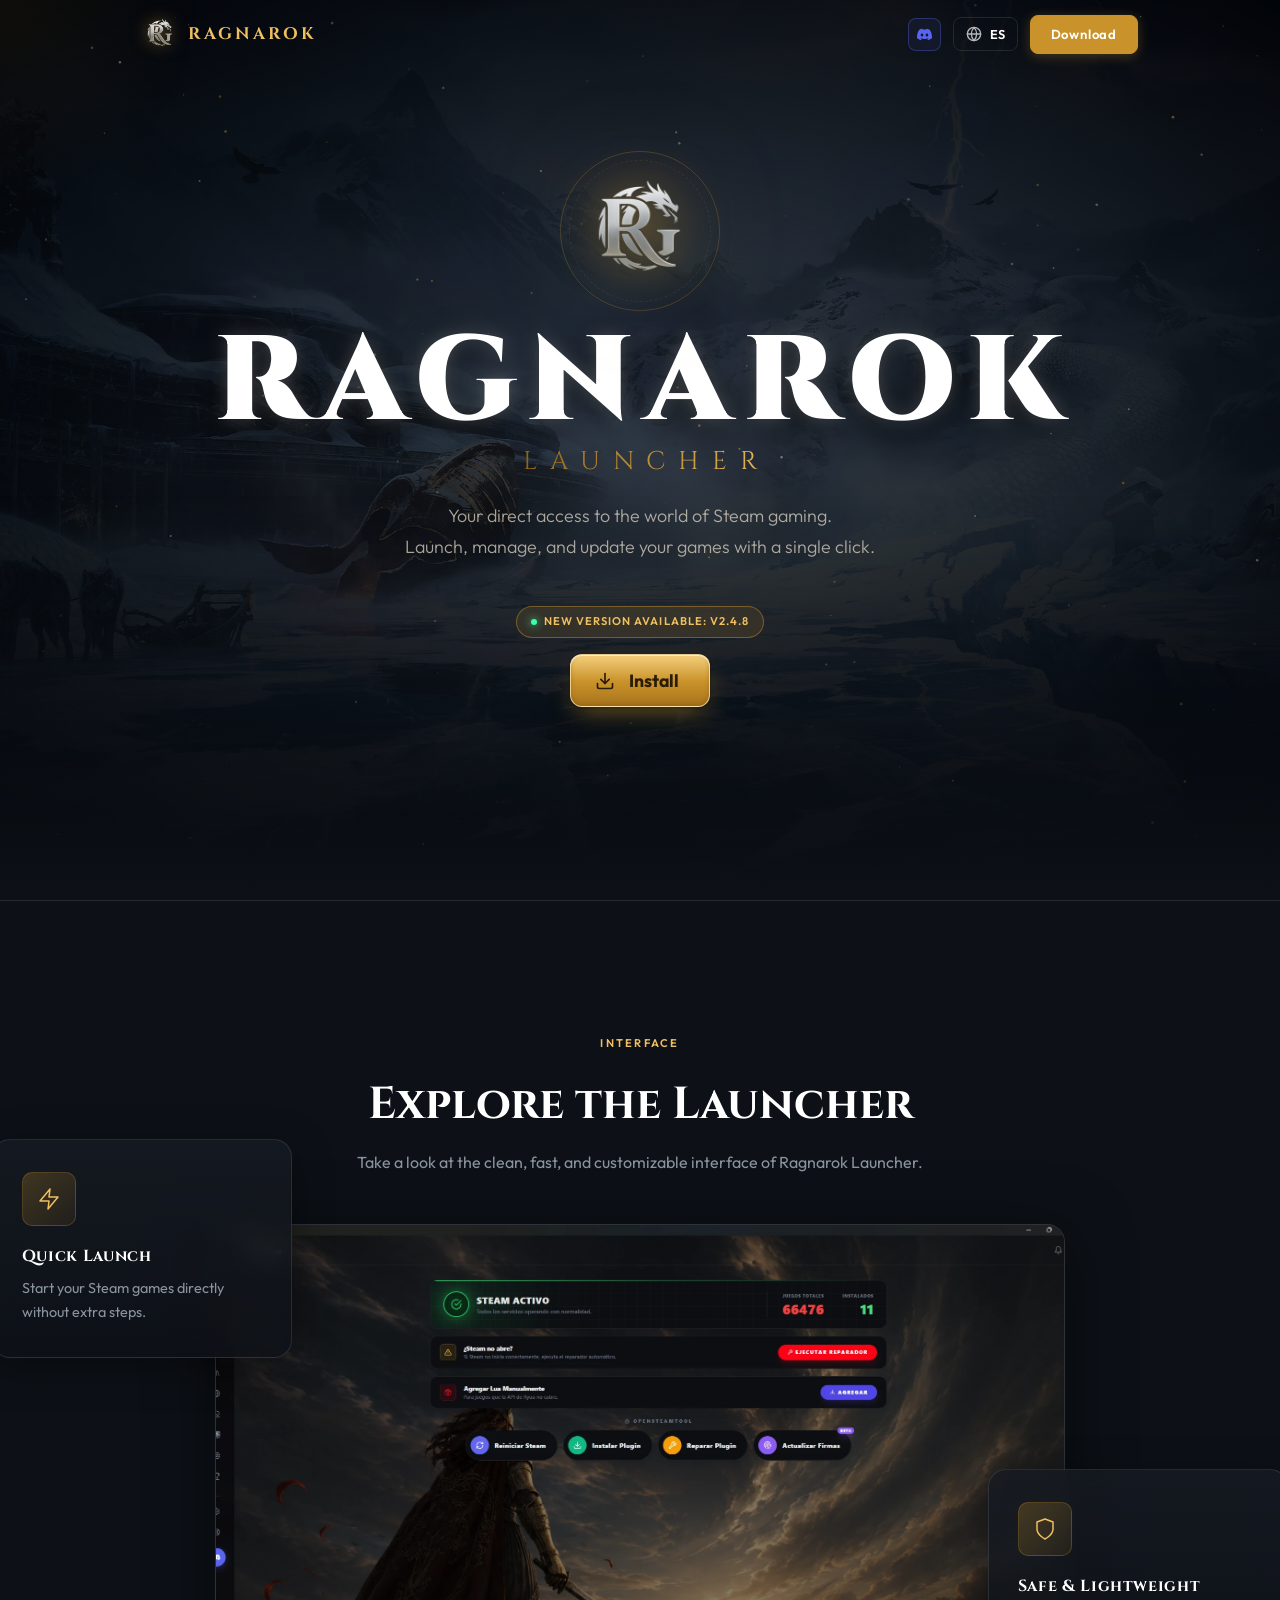
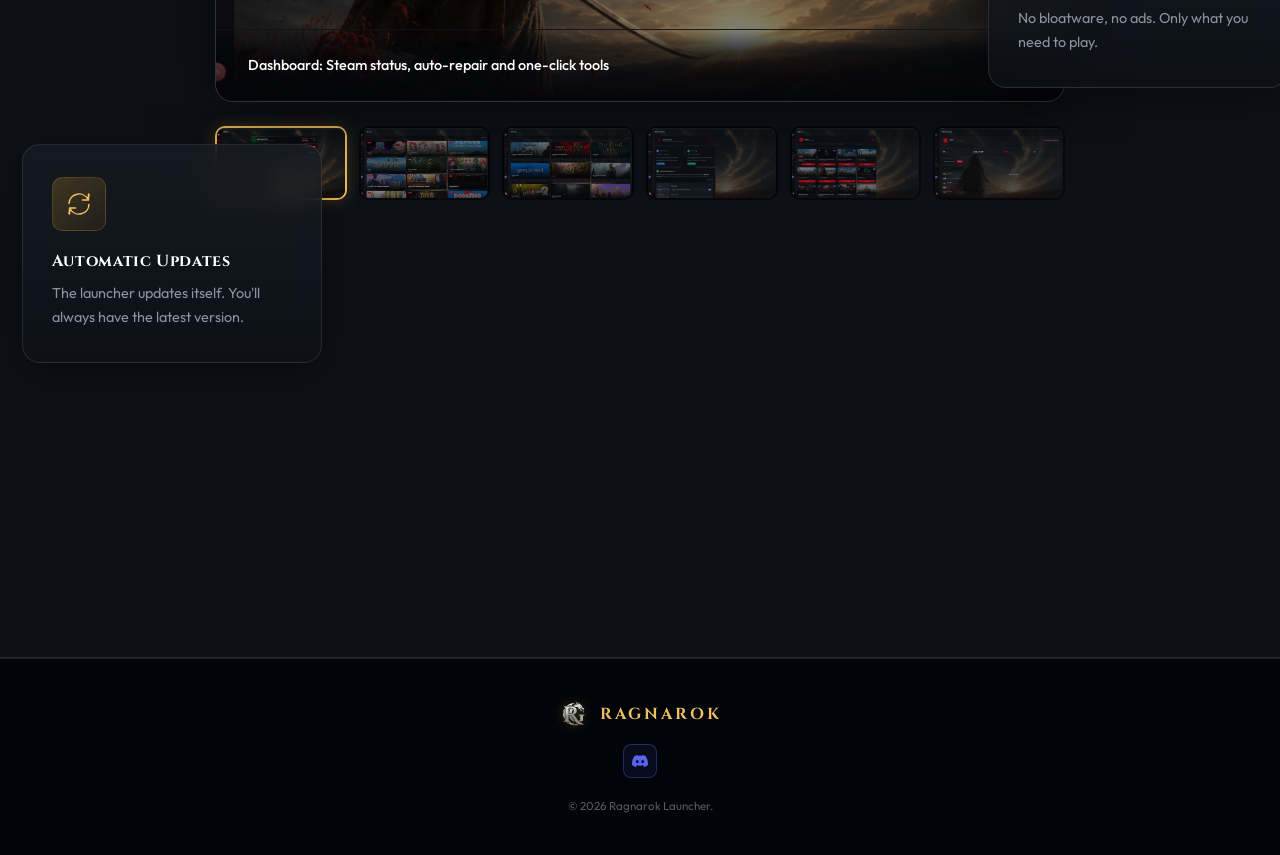
<file: index.html>
<!DOCTYPE html>
<html lang="es">
<head>
  <meta charset="UTF-8" />
  <meta name="viewport" content="width=device-width, initial-scale=1.0" />
  <title>Ragnarok Launcher — Oficial</title>
  <meta name="description" content="Ragnarok Launcher: tu acceso directo al mundo del gaming en Steam. Descarga ahora." />
  <link rel="icon" type="image/png" href="fotos de la pagina/icon.png" />
  <link rel="shortcut icon" href="fotos de la pagina/icon.png" />
  <link rel="preconnect" href="https://fonts.googleapis.com" />
  <link rel="preconnect" href="https://fonts.gstatic.com" crossorigin />
  <link href="https://fonts.googleapis.com/css2?family=Cinzel:wght@400;700;900&family=Outfit:wght@300;400;500;600;700&display=swap" rel="stylesheet" />
  <link rel="stylesheet" href="style.css?v=9.0" />
  <link rel="preload" as="image" href="fotos de la pagina/bg.webp" imagesrcset="fotos de la pagina/bg-1280.webp 1280w, fotos de la pagina/bg.webp 2560w" imagesizes="100vw" />
</head>
<body>

  <canvas id="particles-canvas"></canvas>

  <div id="cursor-spotlight"></div>

  <div class="plasma-bg"></div>

  <nav id="navbar">
    <div class="nav-inner">
      <div class="nav-logo">
        <img src="fotos de la pagina/icon.png" alt="Ragnarok" class="nav-logo-img" onerror="this.style.display='none'" />
        <span class="logo-text">RAGNAROK</span>
      </div>
      <div class="nav-actions">
        <a href="https://discord.gg/3psQuhwPFp" target="_blank" class="nav-discord" title="Únete a nuestro Discord">
          <svg width="15" height="15" fill="currentColor" viewBox="0 0 24 24" style="display: block;">
            <path d="M20.317 4.37a19.791 19.791 0 0 0-4.885-1.515.074.074 0 0 0-.079.037c-.21.375-.444.864-.608 1.25a18.27 18.27 0 0 0-5.487 0 12.64 12.64 0 0 0-.617-1.25.077.077 0 0 0-.079-.037A19.736 19.736 0 0 0 3.677 4.37a.07.07 0 0 0-.032.027C.533 9.046-.32 13.58.099 18.057a.082.082 0 0 0 .031.057 19.9 19.9 0 0 0 5.993 3.03.078.078 0 0 0 .084-.028 14.09 14.09 0 0 0 1.226-1.994.076.076 0 0 0-.041-.106 13.107 13.107 0 0 1-1.873-.894.077.077 0 0 1-.008-.128c.126-.093.252-.19.372-.287a.075.075 0 0 1 .077-.011c3.92 1.793 8.18 1.793 12.061 0a.073.073 0 0 1 .078.009c.12.099.246.195.373.289a.077.077 0 0 1-.006.127 12.299 12.299 0 0 1-1.873.894.077.077 0 0 0-.041.107c.36.698.772 1.362 1.225 1.993a.076.076 0 0 0 .084.028 19.839 19.839 0 0 0 6.002-3.03.076.076 0 0 0 .032-.054c.5-5.177-.838-9.674-3.549-13.66a.061.061 0 0 0-.031-.03zM8.02 15.33c-1.183 0-2.157-1.085-2.157-2.419 0-1.333.956-2.419 2.156-2.419 1.21 0 2.176 1.096 2.157 2.42 0 1.333-.956 2.418-2.156 2.418zm7.975 0c-1.183 0-2.157-1.085-2.157-2.419 0-1.333.955-2.419 2.156-2.419 1.21 0 2.176 1.096 2.157 2.42 0 1.333-.946 2.418-2.156 2.418z"/>
          </svg>
        </a>
        <button id="lang-toggle" class="lang-toggle" title="Cambiar idioma / Change language">
          <svg width="16" height="16" viewBox="0 0 24 24" fill="none" stroke="currentColor" stroke-width="2" stroke-linecap="round" stroke-linejoin="round">
            <circle cx="12" cy="12" r="10"></circle>
            <line x1="2" y1="12" x2="22" y2="12"></line>
            <path d="M12 2a15.3 15.3 0 0 1 4 10 15.3 15.3 0 0 1-4 10 15.3 15.3 0 0 1-4-10 15.3 15.3 0 0 1 4-10z"></path>
          </svg>
          <span id="lang-text">EN</span>
        </button>
        <a href="#hero" class="nav-cta" id="nav-download" data-i18n="nav_download">Descargar</a>
      </div>
    </div>
  </nav>

  <section id="hero">
    <img src="fotos de la pagina/bg.webp" srcset="fotos de la pagina/bg-1280.webp 1280w, fotos de la pagina/bg.webp 2560w" sizes="100vw" alt="" class="hero-bg-img" fetchpriority="high" decoding="async" />
    <div class="hero-scrim"></div>
    <div class="hero-vignette"></div>

    <div class="hero-content">

      <div class="hero-logo-wrap" id="hero-logo-wrap">
        <div class="hero-logo-ring"></div>
        <img src="fotos de la pagina/icon.png" alt="Ragnarok Logo" class="hero-logo-img" onerror="this.style.display='none'" />
      </div>

      <h1 class="hero-title">
        <span class="title-main" data-i18n="hero_title_main">RAGNAROK</span>
        <span class="title-sub" data-i18n="hero_title_sub">LAUNCHER</span>
      </h1>

      <p class="hero-subtitle" id="hero-subtitle" data-i18n="hero_subtitle">
        Tu acceso directo al mundo del gaming en Steam.<br>
        Lanza, gestiona y actualiza tus juegos con un solo clic.
      </p>

      <div class="download-container">
        <div class="version-badge">
          <span class="badge-dot"></span>
          <span id="hero-badge-text" data-i18n="hero_loading">Cargando...</span>
        </div>
        <button class="btn-download">
          <svg width="20" height="20" viewBox="0 0 24 24" fill="none" stroke="currentColor" stroke-width="2" stroke-linecap="round" stroke-linejoin="round">
            <path d="M21 15v4a2 2 0 0 1-2 2H5a2 2 0 0 1-2-2v-4"></path>
            <polyline points="7 10 12 15 17 10"></polyline>
            <line x1="12" y1="15" x2="12" y2="3"></line>
          </svg>
          <div class="btn-download-text">
            <span class="btn-title" data-i18n="btn_install">Instalar</span>
          </div>
        </button>
        <div id="download-panel" class="download-panel">
          <a id="download-link-windows" class="download-option active">
            <svg width="24" height="24" viewBox="0 0 24 24" fill="currentColor" aria-hidden="true">
              <path d="M3.5 5.75 10.4 4.8v6.7H3.5V5.75Zm7.85-1.08L20.5 3.4v8.1h-9.15V4.67ZM3.5 12.5h6.9v6.7L3.5 18.25V12.5Zm7.85 0H20.5v8.1l-9.15-1.27V12.5Z"/>
            </svg>
            <div class="download-option-text">
              <span class="download-option-title">Windows</span>
              <span class="download-option-desc" id="download-desc-windows">x64 | Descarga directa</span>
            </div>
          </a>
        </div>
      </div>

    </div>

  </section>

  <section id="interactive-section">
    <div class="container">
      <div class="interactive-layout">
        <div class="gallery-column">
          <div class="gallery-header">
            <span class="section-tag" data-i18n="gallery_tag">Interfaz</span>
            <h2 class="gallery-title" data-i18n="gallery_title">Explora el Launcher</h2>
            <p class="gallery-desc" data-i18n="gallery_desc">Echa un vistazo a la interfaz limpia, rápida y configurable de Ragnarok Launcher.</p>
          </div>

          <div class="gallery-wrap">
            <div class="gallery-main" onclick="window.openLightbox()">
              <img id="gallery-active-img" src="fotos de la pagina/shot_home.webp" alt="Ragnarok Launcher Home" />
              <div class="gallery-caption" id="gallery-active-caption" data-i18n="cap_home">Panel de Control: estado de Steam, reparador automático y herramientas en un clic</div>
            </div>

            <div class="gallery-thumbs">
              <div class="thumb active" onclick="setGalleryImage('shot_home.webp', 'cap_home', this)">
                <img src="fotos de la pagina/shot_home.webp" alt="Home" loading="lazy" />
              </div>
              <div class="thumb" onclick="setGalleryImage('shot_games.webp', 'cap_games', this)">
                <img src="fotos de la pagina/shot_games.webp" alt="Games" loading="lazy" />
              </div>
              <div class="thumb" onclick="setGalleryImage('shot_library.webp', 'cap_library', this)">
                <img src="fotos de la pagina/shot_library.webp" alt="Library" loading="lazy" />
              </div>
              <div class="thumb" onclick="setGalleryImage('shot_online.webp', 'cap_online', this)">
                <img src="fotos de la pagina/shot_online.webp" alt="Online" loading="lazy" />
              </div>
              <div class="thumb" onclick="setGalleryImage('shot_bypass.webp', 'cap_bypass', this)">
                <img src="fotos de la pagina/shot_bypass.webp" alt="Bypass" loading="lazy" />
              </div>
              <div class="thumb" onclick="setGalleryImage('shot_achievements.webp', 'cap_achievements', this)">
                <img src="fotos de la pagina/shot_achievements.webp" alt="Achievements" loading="lazy" />
              </div>
            </div>
          </div>
        </div>

        <div class="feature-card draggable" style="--x: -150px; --y: 10%;">
          <div class="feature-icon">
            <svg width="24" height="24" viewBox="0 0 24 24" fill="none" stroke="currentColor" stroke-width="1.5" stroke-linecap="round" stroke-linejoin="round"><path d="M13 2L3 14h9l-1 8 10-12h-9l1-8z"/></svg>
          </div>
          <h3 data-i18n="feat1_title">Lanzamiento Rápido</h3>
          <p data-i18n="feat1_desc">Inicia tus juegos de Steam directamente sin pasos extra.</p>
        </div>
        <div class="feature-card draggable" style="--x: -120px; --y: 65%;">
          <div class="feature-icon">
            <svg width="24" height="24" viewBox="0 0 24 24" fill="none" stroke="currentColor" stroke-width="1.5" stroke-linecap="round" stroke-linejoin="round"><path d="M21.5 2v6h-6M2.5 22v-6h6"/><path d="M2 11.5a10 10 0 0 1 18.8-4.3L22 2.5"/><path d="M22 12.5a10 10 0 0 1-18.8 4.3L2 21.5"/></svg>
          </div>
          <h3 data-i18n="feat2_title">Actualizaciones Automáticas</h3>
          <p data-i18n="feat2_desc">El launcher se actualiza solo. Siempre tendrás la última versión.</p>
        </div>
        <div class="feature-card draggable" style="--x: calc(100% - 150px); --y: 40%;">
          <div class="feature-icon">
            <svg width="24" height="24" viewBox="0 0 24 24" fill="none" stroke="currentColor" stroke-width="1.5" stroke-linecap="round" stroke-linejoin="round"><path d="M12 22s8-4 8-10V5l-8-3-8 3v7c0 6 8 10 8 10z"/></svg>
          </div>
          <h3 data-i18n="feat3_title">Seguro y Ligero</h3>
          <p data-i18n="feat3_desc">Sin bloatware, sin anuncios. Solo lo que necesitas para jugar.</p>
        </div>
      </div>
    </div>
  </section>

  <footer id="footer">
    <div class="footer-inner">
      <div class="footer-brand">
        <img src="fotos de la pagina/icon.png" alt="Ragnarok" class="footer-logo-img" onerror="this.style.display='none'" />
        <span class="footer-name">RAGNAROK</span>
      </div>
      <div class="footer-socials">
        <a href="https://discord.gg/3psQuhwPFp" target="_blank" class="nav-discord" title="Únete a nuestro Discord">
          <svg width="16" height="16" fill="currentColor" viewBox="0 0 24 24">
            <path d="M20.317 4.37a19.791 19.791 0 0 0-4.885-1.515.074.074 0 0 0-.079.037c-.21.375-.444.864-.608 1.25a18.27 18.27 0 0 0-5.487 0 12.64 12.64 0 0 0-.617-1.25.077.077 0 0 0-.079-.037A19.736 19.736 0 0 0 3.677 4.37a.07.07 0 0 0-.032.027C.533 9.046-.32 13.58.099 18.057a.082.082 0 0 0 .031.057 19.9 19.9 0 0 0 5.993 3.03.078.078 0 0 0 .084-.028 14.09 14.09 0 0 0 1.226-1.994.076.076 0 0 0-.041-.106 13.107 13.107 0 0 1-1.873-.894.077.077 0 0 1-.008-.128c.126-.093.252-.19.372-.287a.075.075 0 0 1 .077-.011c3.92 1.793 8.18 1.793 12.061 0a.073.073 0 0 1 .078.009c.12.099.246.195.373.289a.077.077 0 0 1-.006.127 12.299 12.299 0 0 1-1.873.894.077.077 0 0 0-.041.107c.36.698.772 1.362 1.225 1.993a.076.076 0 0 0 .084.028 19.839 19.839 0 0 0 6.002-3.03.076.076 0 0 0 .032-.054c.5-5.177-.838-9.674-3.549-13.66a.061.061 0 0 0-.031-.03zM8.02 15.33c-1.183 0-2.157-1.085-2.157-2.419 0-1.333.956-2.419 2.156-2.419 1.21 0 2.176 1.096 2.157 2.42 0 1.333-.956 2.418-2.156 2.418zm7.975 0c-1.183 0-2.157-1.085-2.157-2.419 0-1.333.955-2.419 2.156-2.419 1.21 0 2.176 1.096 2.157 2.42 0 1.333-.946 2.418-2.156 2.418z"/>
          </svg>
        </a>
      </div>
      <p class="footer-copy" data-i18n="footer_copy">© 2026 Ragnarok Launcher.</p>
    </div>
  </footer>

  <div id="lightbox" class="lightbox-overlay" onclick="window.closeLightbox()">
    <span class="lightbox-close" onclick="window.closeLightbox()">&times;</span>
    <span class="lightbox-arrow lightbox-prev" onclick="window.navigateLightbox(-1, event)">&#10094;</span>
    <img class="lightbox-content" id="lightbox-img" alt="Fullscreen View" onclick="event.stopPropagation()" />
    <span class="lightbox-arrow lightbox-next" onclick="window.navigateLightbox(1, event)">&#10095;</span>
  </div>

  <script src="app.js?v=9.4"></script>
</body>
</html>
</file>
<file: style.css>
*, *::before, *::after { box-sizing: border-box; margin: 0; padding: 0; }

:root {
  --bg:          #010409;
  --bg2:         #0d1117;
  --bg3:         #161b22;
  --surface:     rgba(34,40,51,0.5);
  --surface-h:   rgba(43,50,63,0.5);
  --border:      rgba(255,255,255,0.1);
  --border-h:    rgba(201, 146, 42, 0.5);
  --gold:        #c9922a;
  --gold-lt:     #f0c060;
  --gold-dim:    rgba(201,146,42,0.15);
  --accent:      var(--gold);
  --accent-lt:   var(--gold-lt);
  --accent-dim:  var(--gold-dim);
  --text:        #ddd5c4;
  --muted:       #8b949e;
  --white:       #ffffff;
  --ff-title:    'Cinzel', serif;
  --ff-body:     'Outfit', sans-serif;
  --gold-deep:   #8a5f13;
  --r:           10px;
  --r-lg:        18px;
  --ease:        cubic-bezier(0.4,0,0.2,1);
  --section-pad: clamp(80px, 10vw, 140px);
}

html { scroll-behavior: smooth; }

body {
  background: var(--bg);
  color: var(--text);
  font-family: var(--ff-body);
  font-size: 16px;
  line-height: 1.6;
  overflow-x: hidden;
  -webkit-user-select: none; /* Safari */
  -ms-user-select: none; /* IE 10+ */
  user-select: none;
}

a { color: inherit; text-decoration: none; }
.container { max-width: 1060px; margin: 0 auto; padding: 0 2rem; }

/* Antes había 4 capas de fondo animadas compitiendo (plasma + wormhole + spotlight
   + partículas). Ahora el ambiente es una sola capa quieta y el movimiento vive
   solo en el hero, que es donde tiene que llamar la atención. */
#cursor-spotlight {
  position: fixed;
  top: 0; left: 0;
  width: 460px; height: 460px;
  border-radius: 50%;
  background: radial-gradient(circle, rgba(201, 146, 42, 0.07) 0%, transparent 62%);
  transform: translate(-50%, -50%);
  pointer-events: none;
  z-index: 150;
}
@media (hover: none) {
  #cursor-spotlight { display: none; }
}

.plasma-bg {
  position: fixed; inset: 0;
  background: radial-gradient(ellipse 60% 40% at 50% -15%, rgba(201,146,42,0.045) 0%, transparent 55%),
              radial-gradient(ellipse 60% 50% at 100% 100%, rgba(201,146,42,0.03) 0%, transparent 55%);
  z-index: -1;
}

#particles-canvas {
  position: fixed; inset: 0;
  z-index: 0; pointer-events: none;
}

#navbar {
  position: fixed; top: 0; left: 0; right: 0;
  z-index: 100;
  transition: background 0.4s var(--ease), box-shadow 0.4s var(--ease);
}
#navbar.scrolled {
  background: rgba(1,4,9,0.8);
  backdrop-filter: blur(24px);
  box-shadow: 0 1px 0 var(--border);
}
.nav-inner {
  max-width: 1060px; margin: 0 auto;
  height: 68px; padding: 0 2rem;
  display: flex; align-items: center; justify-content: space-between;
}
.nav-logo {
  display: flex; align-items: center; gap: 10px;
  font-family: var(--ff-title);
  font-size: 1.05rem; font-weight: 700;
  letter-spacing: 0.18em; color: var(--gold-lt);
}
.nav-logo-img {
  width: 36px; height: 36px; object-fit: contain;
  filter: drop-shadow(0 0 8px rgba(201,146,42,0.55));
  animation: glow 3s ease-in-out infinite;
}
@keyframes glow {
  0%,100% { filter: drop-shadow(0 0 7px rgba(201,146,42,0.45)); }
  50%      { filter: drop-shadow(0 0 16px rgba(240,192,96,0.7)); }
}

.nav-actions {
  display: flex; align-items: center; gap: 12px;
}
.lang-toggle {
  display: flex; align-items: center; gap: 8px;
  background: transparent; border: 1px solid var(--border);
  color: var(--white); font-family: var(--ff-body);
  font-size: 0.8rem; font-weight: 600; padding: 8px 12px;
  border-radius: 8px; cursor: pointer; transition: all 0.25s var(--ease);
}
.lang-toggle svg {
  opacity: 0.7;
  transition: opacity 0.25s;
}
.lang-toggle:hover {
  background: rgba(255,255,255,0.1);
  border-color: var(--border-h);
  color: var(--white);
}
.lang-toggle:hover svg {
  opacity: 1;
}
.nav-cta {
  display: inline-flex; align-items: center; gap: 8px;
  background: var(--accent);
  border: 1px solid var(--accent);
  border-radius: 8px; padding: 8px 20px;
  font-size: 0.82rem; font-weight: 600;
  letter-spacing: 0.06em; color: #fff;
  transition: all 0.25s var(--ease);
  box-shadow: 0 2px 12px rgba(201, 146, 42, 0.3);
}
.nav-cta:hover {
  transform: translateY(-1px);
  background: var(--accent-lt);
  box-shadow: 0 6px 24px rgba(201, 146, 42, 0.5);
}

#hero {
  position: relative; min-height: 100vh; min-height: 100svh;
  display: flex; flex-direction: column;
  align-items: center; justify-content: center;
  overflow: hidden;
}

.hero-bg-img {
  position: absolute; inset: -5%;
  width: 110%; height: 110%;
  object-fit: cover;
  z-index: -2;
  animation: heroBgScale 24s ease-in-out infinite alternate;
  opacity: 0.45;
  pointer-events: none;
}

@keyframes heroBgScale {
  0% { transform: scale(1); }
  100% { transform: scale(1.07); }
}

/* El scrim deja respirar el arte de fondo pero mantiene el texto legible. */
.hero-scrim {
  position: absolute; inset: 0; z-index: -1;
  background: radial-gradient(ellipse 75% 60% at 50% 45%, rgba(1,4,9,0.35) 0%, rgba(1,4,9,0.82) 70%, var(--bg) 100%);
  pointer-events: none;
}

.hero-vignette {
  position: absolute;
  inset: 0;
  background: linear-gradient(to top, var(--bg2) 0%, rgba(13,17,23,0.6) 12%, transparent 45%);
  z-index: 3;
  pointer-events: none;
}

.hero-content {
  position: relative; z-index: 4;
  display: flex; flex-direction: column;
  align-items: center; text-align: center;
  padding: 100px 2rem 80px;
  gap: 0;
}

.hero-logo-wrap {
  position: relative;
  width: 140px; height: 140px;
  display: flex; align-items: center; justify-content: center;
  margin-bottom: 1.4rem;
}
.hero-logo-ring {
  position: absolute; inset: -10px;
  border-radius: 50%;
  border: 1.5px solid rgba(201,146,42,0.25);
  animation: ringPulse 3s ease-in-out infinite;
}
.hero-logo-ring::before {
  content: '';
  position: absolute; inset: 8px;
  border-radius: 50%;
  border: 1px dashed rgba(201,146,42,0.12);
}
@keyframes ringPulse {
  0%,100% { box-shadow: 0 0 0 0 rgba(201,146,42,0); border-color: rgba(201,146,42,0.2); }
  50%      { box-shadow: 0 0 20px 4px rgba(201,146,42,0.1); border-color: rgba(201,146,42,0.4); }
}
.hero-logo-img {
  width: 120px; height: 120px; object-fit: contain; position: relative; z-index: 1;
  filter: drop-shadow(0 0 24px rgba(201,146,42,0.55)) drop-shadow(0 0 60px rgba(201,146,42,0.2));
  animation: glow 3s ease-in-out infinite;
}

.badge-dot {
  width: 7px; height: 7px; border-radius: 50%;
  background: #3dffaa; box-shadow: 0 0 8px #3dffaa;
  animation: blink 2s ease-in-out infinite;
}
@keyframes blink {
  0%,100% { opacity:1; } 50% { opacity:0.3; }
}

.hero-title {
  display: flex; flex-direction: column;
  align-items: center; gap: 0.35rem;
  font-family: var(--ff-title); line-height: 1;
  text-transform: uppercase; margin-bottom: 1.6rem;
}
.title-main {
  font-size: clamp(3.2rem, 11vw, 7.5rem);
  font-weight: 900; letter-spacing: 0.1em;
  color: var(--white);
  padding-left: 0.1em; /* compensa el letter-spacing de la última letra */
  text-shadow: 0 0 18px rgba(255,255,255,0.22),
               0 6px 30px rgba(0,0,0,0.8);
}
.title-sub {
  font-size: clamp(0.95rem, 3vw, 1.6rem);
  font-weight: 400; letter-spacing: 0.5em;
  background: linear-gradient(100deg, var(--gold-deep) 0%, var(--gold-lt) 45%, #fff6dd 50%, var(--gold-lt) 55%, var(--gold-deep) 100%);
  background-size: 250% 100%;
  -webkit-background-clip: text; -webkit-text-fill-color: transparent; background-clip: text;
  padding-left: 0.5em; /* centra ópticamente pese al tracking */
  animation: sheen 6s ease-in-out infinite;
}
@keyframes sheen {
  0%, 65%, 100% { background-position: 130% 0; }
  90%           { background-position: -30% 0; }
}

.hero-subtitle {
  font-size: clamp(1rem, 2.2vw, 1.12rem); font-weight: 300; color: var(--text);
  opacity: 0.75;
  max-width: 520px; line-height: 1.75; margin-bottom: 2.75rem;
}

.btn-download {
  position: relative; overflow: hidden;
  display: flex; align-items: center; gap: 14px; cursor: pointer;
  background: linear-gradient(180deg, #f5cf7d 0%, var(--gold) 52%, #a8741d 100%);
  border: 1px solid rgba(255, 236, 190, 0.7);
  border-radius: 12px; padding: 15px 30px 15px 24px;
  font-family: var(--ff-body);
  color: #2a1c05;
  transition: transform 0.25s var(--ease), box-shadow 0.25s var(--ease), filter 0.25s var(--ease);
  /* Sombra corta y definida en vez del halo difuso de antes: el brillo se
     apoya en el relieve del degradado, no en una mancha amarilla alrededor. */
  box-shadow: 0 2px 4px rgba(0,0,0,0.45),
              0 10px 24px -8px rgba(201,146,42,0.65),
              inset 0 1px 0 rgba(255,255,255,0.65),
              inset 0 -2px 4px rgba(120,78,10,0.35);
}
/* Brillo que cruza el botón cada tanto, contenido dentro del borde. */
.btn-download::after {
  content: '';
  position: absolute; inset: 0;
  background: linear-gradient(105deg, transparent 42%, rgba(255,255,255,0.45) 50%, transparent 58%);
  transform: translateX(-130%);
  animation: cta-shine 6s ease-in-out infinite;
  pointer-events: none;
}
@keyframes cta-shine {
  0%, 70%  { transform: translateX(-130%); }
  90%,100% { transform: translateX(130%); }
}
.btn-download:hover {
  transform: translateY(-2px);
  filter: brightness(1.06);
  box-shadow: 0 3px 6px rgba(0,0,0,0.45),
              0 16px 32px -10px rgba(240,192,96,0.75),
              inset 0 1px 0 rgba(255,255,255,0.7),
              inset 0 -2px 4px rgba(120,78,10,0.3);
}
.btn-download:active { transform: translateY(-1px) scale(0.99); }
.btn-download:focus-visible {
  outline: 2px solid var(--gold-lt);
  outline-offset: 4px;
}

.download-container {
  position: relative;
  display: flex;
  flex-direction: column;
  align-items: center;
  margin-bottom: 1rem;
}

/* Antes era una etiqueta rotada 15° pegada al borde del botón; ahora es una
   píldora centrada arriba, que se lee de una y no tapa nada. */
.version-badge {
  display: inline-flex;
  align-items: center;
  gap: 7px;
  background: rgba(201, 146, 42, 0.12);
  border: 1px solid rgba(201, 146, 42, 0.45);
  color: var(--gold-lt);
  border-radius: 999px;
  padding: 6px 14px;
  margin-bottom: 1rem;
  font-size: 0.7rem;
  font-weight: 600;
  letter-spacing: 0.09em; text-transform: uppercase;
  backdrop-filter: blur(10px);
  opacity: 0;
  transform: translateY(6px);
  transition: opacity 0.4s ease, transform 0.4s var(--ease);
}
.version-badge.visible {
  opacity: 1;
  transform: translateY(0);
}
.version-badge .badge-dot {
  width: 6px; height: 6px;
}
@keyframes button-flash {
  50% { box-shadow: 0 8px 50px rgba(240, 192, 96, 0.7), 0 0 0 8px rgba(240, 192, 96, 0.3); }
}
.flash-animation {
  animation: button-flash 0.8s ease-in-out;
}
.btn-download-text {
  display: flex; flex-direction: column; align-items: flex-start;
  text-align: left;
}
.btn-title {
  font-size: 1.1rem; font-weight: 700; line-height: 1.2;
}
.btn-subtitle {
  font-size: 0.75rem; font-family: monospace;
  color: rgba(255,255,255,0.7);
}

.download-panel {
  /* position: absolute; */
  /* top: calc(100% + 10px); */
  background: var(--bg3);
  border: 1px solid var(--border);
  border-radius: var(--r-lg);
  padding: 0.75rem;
  display: flex;
  flex-direction: column;
  gap: 0.5rem;
  width: 320px;
  z-index: 110;
  box-shadow: 0 16px 48px rgba(0,0,0,0.5);
  margin-top: 10px;
  overflow: hidden;
  opacity: 0;
  max-height: 0;
  transition: max-height 0.35s var(--ease), opacity 0.35s var(--ease) 0.1s;
}
.download-panel.visible {
  opacity: 1;
  max-height: 200px; /* Ample height for content */
}
.download-option {
  display: flex;
  align-items: center;
  gap: 1rem;
  padding: 0.75rem 1rem;
  border-radius: var(--r);
  transition: background-color 0.2s ease;
  color: var(--muted);
  cursor: pointer; /* el <a> no lleva href hasta que JS resuelve la URL */
}
.download-option svg {
  flex-shrink: 0;
}
.download-option.active {
  background-color: var(--surface);
  color: var(--white);
}
.download-option:not(.active):not(.disabled):hover {
  background-color: var(--surface-h);
}
.download-option.disabled {
  opacity: 0.45;
  cursor: not-allowed;
  pointer-events: none;
}
.download-option-title {
  font-weight: 600;
  color: var(--white);
}
.download-option-desc {
  font-size: 0.8rem;
  color: var(--muted);
}

.dl-meta {
  position: relative;
  display: flex; align-items: center; gap: 8px;
  font-size: 0.78rem; color: var(--muted);
  margin-bottom: 2.5rem;
}

#interactive-section {
  position: relative; z-index: 1;
  padding: var(--section-pad) 0;
  background: var(--bg2);
  border-top: 1px solid var(--border);
  border-bottom: 1px solid var(--border);
  overflow: hidden;
}
.interactive-layout {
  position: relative;
  min-height: 1100px;
}
.gallery-column {
  position: relative;
  z-index: 5;
  max-width: 850px;
  margin: 0 auto;
}

/* Tarjetas flotantes y arrastrables sobre la galería. */
.feature-card {
  position: absolute;
  top: var(--y, 0);
  left: var(--x, 0);
  width: 300px;
  background: linear-gradient(180deg, rgba(22,27,34,0.82), rgba(13,17,23,0.82));
  backdrop-filter: blur(12px);
  border: 1px solid var(--border);
  border-radius: var(--r-lg); padding: 2rem 1.8rem;
  box-shadow: 0 10px 40px rgba(0,0,0,0.4);
  cursor: move;
  user-select: none;
  animation: float 6s ease-in-out infinite alternate;
  transition: box-shadow 0.3s var(--ease), border-color 0.3s var(--ease);
  will-change: transform;
  z-index: 6;
}
.feature-card:nth-child(2) { animation-delay: -2s; }
.feature-card:nth-child(3) { animation-delay: -4s; }

@keyframes float {
  from { transform: translate(0, -8px) rotate(-1deg); }
  to { transform: translate(0, 8px) rotate(1deg); }
}

.feature-card:hover {
  border-color: rgba(201,146,42,0.35);
  box-shadow: 0 20px 55px rgba(0,0,0,0.5), 0 0 40px rgba(201,146,42,0.10);
}

.feature-card.dragging {
  cursor: -webkit-grabbing; cursor: grabbing;
  animation-play-state: paused;
  transform: scale(1.05);
  box-shadow: 0 20px 60px rgba(0,0,0,0.6);
  z-index: 10;
}

.feature-icon {
  margin-bottom: 1.1rem;
  width: 54px; height: 54px;
  background: linear-gradient(135deg, rgba(201,146,42,0.25), rgba(201,146,42,0.08));
  border: 1px solid rgba(201,146,42,0.25);
  border-radius: var(--r);
  display: flex; align-items: center; justify-content: center;
  color: var(--gold-lt);
  transition: box-shadow 0.3s var(--ease);
}
.feature-card:hover .feature-icon {
  box-shadow: 0 0 24px rgba(201,146,42,0.35);
}
.feature-card h3 {
  font-family: var(--ff-title); font-size: 1rem; font-weight: 700;
  color: var(--white); letter-spacing: 0.04em; margin-bottom: 0.5rem;
}
.feature-card p {
  font-size: 0.9rem; color: var(--muted); line-height: 1.65;
}

#footer {
  position: relative; z-index: 1;
  background: var(--bg);
  border-top: 1px solid var(--border);
  padding: 2.5rem 2rem; text-align: center;
}
.footer-inner { max-width: 600px; margin: 0 auto; }
.footer-brand {
  display: inline-flex; align-items: center; gap: 10px;
  font-family: var(--ff-title); font-size: 1rem; font-weight: 700;
  letter-spacing: 0.18em; color: var(--gold-lt); margin-bottom: 0.8rem;
}
.footer-logo-img {
  width: 32px; height: 32px; object-fit: contain;
  filter: drop-shadow(0 0 6px rgba(201,146,42,0.4));
}
.footer-copy { font-size: 0.72rem; color: var(--muted); opacity: 0.6; }
.footer-socials {
  margin-bottom: 1.2rem;
  display: flex;
  justify-content: center;
  gap: 12px;
}

.nav-discord {
  display: flex; align-items: center; justify-content: center;
  border-radius: 8px; padding: 8px;
  cursor: pointer; transition: all 0.25s var(--ease);
}
.nav-discord {
  background: rgba(88, 101, 242, 0.08);
  border: 1px solid rgba(88, 101, 242, 0.35);
  color: #5865F2;
}
.nav-discord:hover {
  background: #5865F2;
  border-color: #5865F2;
  color: var(--white);
  box-shadow: 0 4px 16px rgba(88, 101, 242, 0.45);
  transform: translateY(-1px);
}

.gallery-header { text-align: center; margin-bottom: 3rem; }
.section-tag {
  display: inline-block;
  font-size: 0.7rem; font-weight: 600; letter-spacing: 0.2em; text-transform: uppercase;
  color: var(--gold-lt);
  margin-bottom: 1rem;
}
.gallery-title {
  font-family: var(--ff-title); font-size: clamp(1.8rem, 4vw, 2.8rem);
  font-weight: 700; color: var(--white); margin-bottom: 0.6rem;
}
.gallery-desc { font-size: 1rem; color: var(--muted); }

.gallery-wrap {
  display: flex; flex-direction: column; gap: 1.5rem;
}
.gallery-main {
  position: relative;
  background: var(--bg3);
  border: 1px solid var(--border);
  border-radius: var(--r-lg); overflow: hidden;
  box-shadow: 0 12px 64px rgba(0,0,0,0.6);
  aspect-ratio: 16/9;
  cursor: zoom-in;
}
.gallery-main img {
  width: 100%; height: 100%; object-fit: cover;
  transition: opacity 0.3s ease;
}
.gallery-caption {
  position: absolute; bottom: 0; left: 0; right: 0;
  background: linear-gradient(0deg, rgba(1,4,9,0.92) 0%, rgba(1,4,9,0.6) 70%, transparent 100%);
  padding: 1.5rem 2rem;
  font-size: 0.9rem; font-weight: 500; color: var(--white);
  border-top: 1px solid rgba(255,255,255,0.05);
}

.gallery-thumbs {
  display: grid; grid-template-columns: repeat(6, 1fr); gap: 0.75rem;
}
.thumb {
  border-radius: var(--r); overflow: hidden;
  border: 2px solid transparent; cursor: pointer;
  aspect-ratio: 16/9;
  transition: all 0.25s var(--ease);
  opacity: 0.55;
  background: #000;
}
.thumb img {
  width: 100%; height: 100%; object-fit: cover;
  transition: transform 0.25s;
}
.thumb:hover {
  opacity: 0.9;
  border-color: var(--border-h);
}
.thumb:hover img {
  transform: scale(1.05);
}
.thumb.active {
  border-color: var(--gold-lt);
  box-shadow: 0 0 16px rgba(201, 146, 42, 0.3);
  opacity: 1;
}

.lightbox-overlay {
  position: fixed; inset: 0;
  background: rgba(4, 6, 8, 0.94);
  z-index: 2000;
  display: flex; align-items: center; justify-content: center;
  opacity: 0; pointer-events: none;
  transition: opacity 0.3s var(--ease);
}
.lightbox-overlay.open {
  opacity: 1; pointer-events: auto;
}
.lightbox-content {
  max-width: 90%; max-height: 85%;
  border-radius: var(--r-lg);
  border: 1px solid var(--border);
  box-shadow: 0 24px 72px rgba(0,0,0,0.85);
  transform: scale(0.96);
  transition: transform 0.3s var(--ease);
}
.lightbox-overlay.open .lightbox-content {
  transform: scale(1);
}
.lightbox-close {
  position: absolute; top: 1.5rem; right: 2rem;
  font-size: 3rem; font-weight: 300; color: rgba(255,255,255,0.5);
  cursor: pointer; transition: color 0.25s;
  z-index: 2020;
}
.lightbox-close:hover {
  color: var(--white);
}
.lightbox-arrow {
  position: absolute; top: 50%; transform: translateY(-50%);
  font-size: 3rem; color: rgba(255,255,255,0.4);
  cursor: pointer; transition: all 0.25s;
  padding: 2rem 1.5rem;
  z-index: 2010;
}
.lightbox-arrow:hover {
  color: var(--white);
  text-shadow: 0 0 12px rgba(255, 255, 255, 0.6);
}
.lightbox-prev { left: 1.5rem; }
.lightbox-next { right: 1.5rem; }

@media (max-width: 768px) {
  .lightbox-arrow { font-size: 2.2rem; padding: 1.5rem 0.8rem; }
  .lightbox-prev { left: 0.5rem; }
  .lightbox-next { right: 0.5rem; }
  .lightbox-close { top: 1rem; right: 1.2rem; font-size: 2.5rem; }
}

.fade-in {
  opacity: 0; transform: translateY(20px); transition: opacity 0.6s ease, transform 0.6s ease;
}
.fade-in.visible { opacity: 1; transform: translateY(0); }
.feature-card:nth-child(2).fade-in { transition-delay: 0.1s; }
.feature-card:nth-child(3).fade-in { transition-delay: 0.2s; }
.dot { opacity: 0.35; }

@media (max-width: 1024px) {
  .interactive-layout {
    min-height: auto;
    display: flex; flex-direction: column; gap: 1.5rem;
  }
  .feature-card {
    position: static;
    width: auto;
    animation: none;
    cursor: auto;
  }
}

@media (max-width: 680px) {
  .container { padding: 0 1.25rem; }
  /* La barra se desbordaba en pantallas angostas: se aprieta todo un poco. */
  .nav-inner { padding: 0 1rem; height: 60px; }
  .nav-actions { gap: 8px; }
  .nav-logo { font-size: 0.9rem; letter-spacing: 0.12em; gap: 8px; }
  .nav-logo-img { width: 28px; height: 28px; }
  .nav-discord { padding: 7px; }
  .lang-toggle { padding: 7px 9px; font-size: 0.75rem; }
  .nav-cta { padding: 8px 14px; font-size: 0.78rem; }
  .title-main { font-size: clamp(2.6rem, 10.5vw, 7.5rem); }
  .hero-content { padding: 96px 1.25rem 64px; }
  .hero-logo-wrap { width: 108px; height: 108px; }
  .hero-logo-img { width: 92px; height: 92px; }
  .title-sub { letter-spacing: 0.34em; padding-left: 0.34em; }
  .hero-subtitle { margin-bottom: 2rem; }
  .download-container { width: 100%; }
  .btn-download { width: 100%; justify-content: center; padding: 16px 20px; }
  .download-panel { width: 100%; max-width: 340px; }
  .gallery-thumbs { grid-template-columns: repeat(3, 1fr); gap: 0.5rem; }
  .gallery-header { margin-bottom: 2rem; }
}
@media (max-width: 400px) {
  .nav-logo .logo-text { display: none; }
}

/* Respeta a quien pide menos movimiento en el sistema. */
@media (prefers-reduced-motion: reduce) {
  html { scroll-behavior: auto; }
  .hero-bg-img, .btn-download::after,
  .hero-logo-img, .hero-logo-ring, .nav-logo-img, .badge-dot, .title-sub,
  .feature-card {
    animation: none !important;
  }
  .fade-in { opacity: 1; transform: none; transition: none; }
}
</file>
